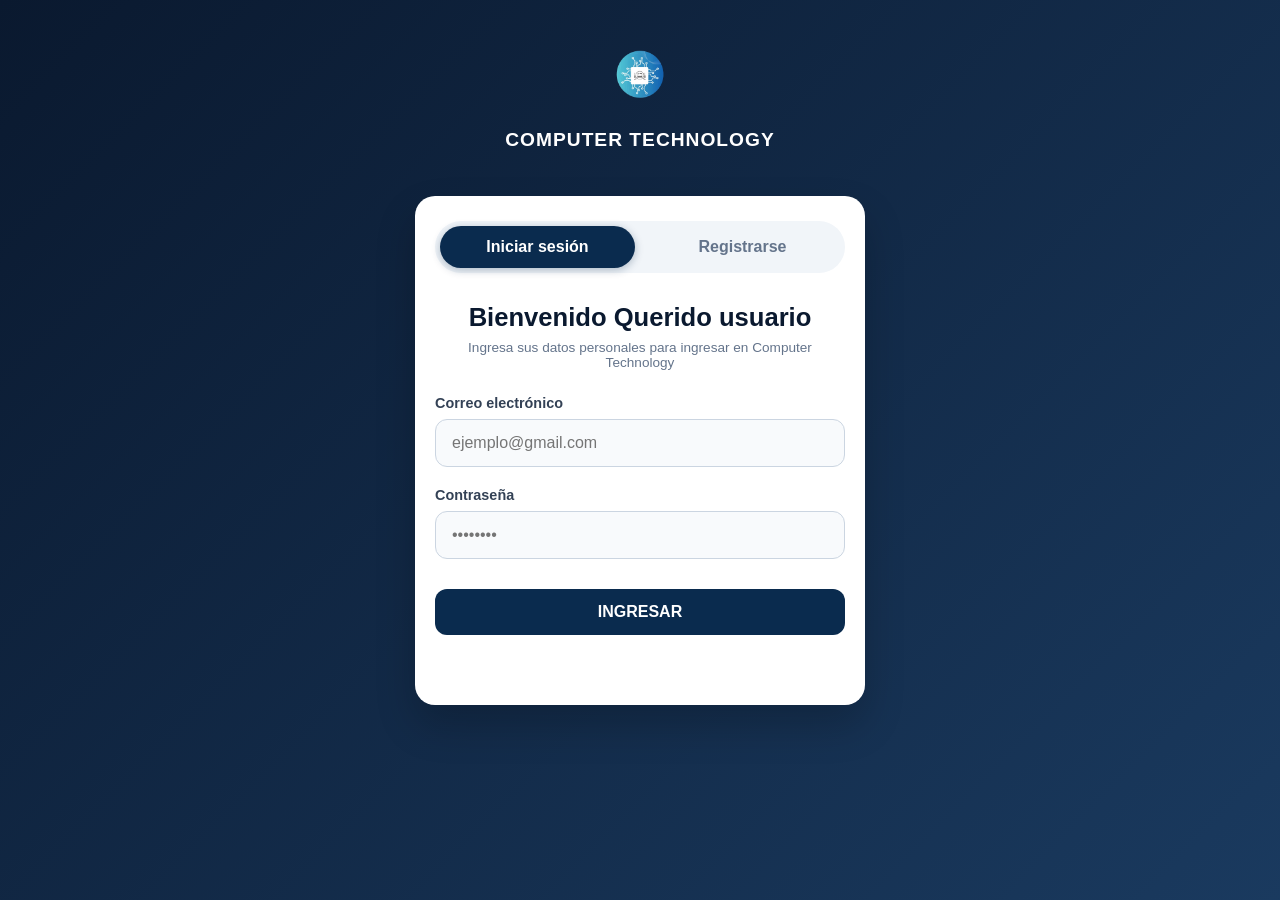
<file: index.html>
<!DOCTYPE html>
<html lang="es">
<head>
    <meta charset="UTF-8">
    <meta name="viewport" content="width=device-width, initial-scale=1.0, user-scalable=yes">
    <title>Computer Technology - Acceso</title>
    <link rel="stylesheet" href="styles.css">
</head>
<body>
    <!-- Logo superior -->
    <div class="top-logo">
        <img src="gta22.png" alt="Logo Computer Technology" class="top-logo-img">
        <h1 class="top-logo-text">COMPUTER TECHNOLOGY</h1>
    </div>

    <!-- Contenedor principal -->
    <div class="main-container">
        
        <!-- Pestañas de navegación -->
        <div class="tabs">
            <button class="tab-btn active" id="tabLoginBtn">Iniciar sesión</button>
            <button class="tab-btn" id="tabRegisterBtn">Registrarse</button>
        </div>

        <!-- Formulario de Inicio de Sesión -->
        <div class="form-wrapper active" id="loginWrapper">
            <form id="loginForm">
                <h2>Bienvenido Querido usuario</h2>
                <p class="form-subtitle">Ingresa sus datos personales para ingresar en Computer Technology</p>
                
                <div class="input-group">
                    <label>Correo electrónico</label>
                    <input type="email" id="loginEmail" placeholder="ejemplo@gmail.com" required>
                </div>
                
                <div class="input-group">
                    <label>Contraseña</label>
                    <input type="password" id="loginPassword" placeholder="••••••••" required>
                </div>
                
                <button type="submit" class="btn-primary" id="loginSubmit">INGRESAR</button>
                <div id="loginMessage" class="message-area"></div>
            </form>
        </div>

        <!-- Formulario de Registro -->
        <div class="form-wrapper" id="registerWrapper">
            <form id="registerForm">
                <h2>Crear cuenta</h2>
                <p class="form-subtitle">use su correo electronico para registrarse en la mejor tienda de tecnologia a nivel mundial</p>
                
                <div class="input-group">
                    <label>Nombre completo</label>
                    <input type="text" id="regNombre" placeholder="Tu nombre" required>
                </div>
                
                <div class="input-group">
                    <label>Correo electrónico</label>
                    <input type="email" id="regEmail" placeholder="ejemplo@gmail.com" required>
                </div>
                
                <div class="input-group">
                    <label>Contraseña</label>
                    <input type="password" id="regPassword" placeholder="••••••••" required>
                </div>
                
                <button type="submit" class="btn-primary" id="registerSubmit">REGISTRARSE</button>
                <div id="registerMessage" class="message-area"></div>
            </form>
        </div>
    </div>

    <script src="script.js"></script>
</body>
</html>
</file>
<file: styles.css>
* {
    margin: 0;
    padding: 0;
    box-sizing: border-box;
}

body {
    font-family: 'Segoe UI', Tahoma, Geneva, Verdana, sans-serif;
    background: linear-gradient(135deg, #0A192F 0%, #1A3A5F 100%);
    min-height: 100vh;
    padding: 20px;
}

/* ===== LOGO SUPERIOR ===== */
.top-logo {
    text-align: center;
    margin-bottom: 30px;
    padding: 15px;
}

.top-logo-img {
    height: 80px;
    width: auto;
    border-radius: 15px;
    margin-bottom: 10px;
}

.top-logo-text {
    color: white;
    font-size: 1.2rem;
    font-weight: 600;
    letter-spacing: 1px;
}

/* ===== CONTENEDOR PRINCIPAL ===== */
.main-container {
    max-width: 450px;
    width: 100%;
    margin: 0 auto;
    background: white;
    border-radius: 20px;
    padding: 25px 20px 35px;
    box-shadow: 0 20px 40px rgba(0, 0, 0, 0.2);
}

/* ===== PESTAÑAS ===== */
.tabs {
    display: flex;
    gap: 10px;
    margin-bottom: 30px;
    background: #f1f5f9;
    border-radius: 50px;
    padding: 5px;
}

.tab-btn {
    flex: 1;
    padding: 12px;
    border: none;
    background: transparent;
    font-size: 1rem;
    font-weight: 600;
    border-radius: 40px;
    cursor: pointer;
    transition: 0.3s;
    color: #64748b;
}

.tab-btn.active {
    background: #0A2B4E;
    color: white;
    box-shadow: 0 2px 8px rgba(10, 43, 78, 0.3);
}

/* ===== FORMULARIOS ===== */
.form-wrapper {
    display: none;
}

.form-wrapper.active {
    display: block;
    animation: fadeIn 0.3s ease;
}

.form-wrapper h2 {
    text-align: center;
    color: #0A192F;
    margin-bottom: 8px;
    font-size: 1.6rem;
}

.form-subtitle {
    text-align: center;
    color: #64748b;
    margin-bottom: 25px;
    font-size: 0.85rem;
}

.input-group {
    margin-bottom: 20px;
}

.input-group label {
    display: block;
    margin-bottom: 8px;
    font-weight: 600;
    color: #334155;
    font-size: 0.9rem;
}

.input-group input {
    width: 100%;
    padding: 14px 16px;
    border: 1px solid #cbd5e1;
    border-radius: 12px;
    font-size: 1rem;
    transition: 0.3s;
    outline: none;
    background: #f8fafc;
}

.input-group input:focus {
    border-color: #0A2B4E;
    box-shadow: 0 0 0 3px rgba(10, 43, 78, 0.1);
    background: white;
}

.btn-primary {
    width: 100%;
    padding: 14px;
    background: #0A2B4E;
    color: white;
    border: none;
    border-radius: 12px;
    font-size: 1rem;
    font-weight: bold;
    cursor: pointer;
    transition: 0.3s;
    margin-top: 10px;
}

.btn-primary:hover {
    background: #1A3A5F;
    transform: translateY(-2px);
}

/* ===== MENSAJES ===== */
.message-area {
    margin-top: 15px;
    padding: 10px;
    border-radius: 10px;
    font-size: 0.85rem;
    text-align: center;
}

.message-area.success {
    background: #dcfce7;
    color: #166534;
    border: 1px solid #bbf7d0;
}

.message-area.error {
    background: #fee2e2;
    color: #991b1b;
    border: 1px solid #fecaca;
}

/* ===== ANIMACIONES ===== */
@keyframes fadeIn {
    from {
        opacity: 0;
        transform: translateY(10px);
    }
    to {
        opacity: 1;
        transform: translateY(0);
    }
}

/* ===== SOLO AJUSTES DE ESPACIADO PARA PANTALLAS MUY PEQUEÑAS ===== */
@media (max-width: 480px) {
    body {
        padding: 15px;
    }
    
    .main-container {
        padding: 20px 15px 30px;
    }
    
    .top-logo-img {
        height: 60px;
    }
    
    .top-logo-text {
        font-size: 1rem;
    }
    
    .tab-btn {
        padding: 10px;
        font-size: 0.9rem;
    }
    
    .form-wrapper h2 {
        font-size: 1.4rem;
    }
    
    .input-group input {
        padding: 12px 14px;
    }
    
    .btn-primary {
        padding: 12px;
    }
}
</file>
<file: dashboard.css>
* {
    margin: 0;
    padding: 0;
    box-sizing: border-box;
    font-family: 'Segoe UI', Tahoma, Geneva, Verdana, sans-serif;
}

body {
    background: #ebebeb;
    overflow-x: hidden;
}

/* ===== HEADER ===== */
.ml-header {
    background: linear-gradient(135deg, #0A192F, #1A3A5F);
    padding: 12px 30px;
    position: sticky;
    top: 0;
    z-index: 100;
    box-shadow: 0 2px 8px rgba(0,0,0,0.1);
}

.header-top {
    display: flex;
    align-items: center;
    justify-content: space-between;
    gap: 20px;
    flex-wrap: wrap;
}

.logo-area {
    display: flex;
    align-items: center;
    gap: 10px;
}

.header-logo {
    height: 45px;
    width: auto;
    border-radius: 10px;
    object-fit: contain;
}

.logo-text {
    color: white;
    font-size: 1.2rem;
    font-weight: 600;
}

.logo-text .tech {
    color: white;
}

.search-bar {
    flex: 1;
    max-width: 500px;
    display: flex;
    background: white;
    border-radius: 50px;
    overflow: hidden;
}

.search-input {
    flex: 1;
    padding: 12px 20px;
    border: none;
    outline: none;
    font-size: 0.95rem;
}

.search-btn {
    background: #ffd700;
    border: none;
    padding: 0 20px;
    cursor: pointer;
    font-size: 1.1rem;
    transition: 0.3s;
}

.search-btn:hover {
    background: #ffc107;
}

.header-actions {
    display: flex;
    align-items: center;
    gap: 15px;
}

.cart-icon {
    position: relative;
    background: rgba(255,255,255,0.15);
    padding: 10px 18px;
    border-radius: 40px;
    color: white;
    font-size: 1.2rem;
    cursor: pointer;
    transition: 0.3s;
}

.cart-icon:hover {
    background: rgba(255,255,255,0.25);
}

.cart-badge {
    position: absolute;
    top: -8px;
    right: -8px;
    background: #ffd700;
    color: #0A192F;
    border-radius: 50%;
    padding: 2px 7px;
    font-size: 0.7rem;
    font-weight: bold;
}

.menu-icon {
    background: rgba(255,255,255,0.15);
    padding: 10px 15px;
    border-radius: 40px;
    color: white;
    font-size: 1.3rem;
    cursor: pointer;
    transition: 0.3s;
}

.menu-icon:hover {
    background: rgba(255,255,255,0.25);
}

.header-bottom {
    margin-top: 15px;
    border-top: 1px solid rgba(255,255,255,0.1);
    padding-top: 12px;
}

.categories {
    display: flex;
    gap: 25px;
    flex-wrap: wrap;
}

.category {
    color: rgba(255,255,255,0.8);
    cursor: pointer;
    font-size: 0.85rem;
    padding: 5px 0;
    transition: 0.3s;
}

.category:hover {
    color: white;
}

.category.active {
    color: #ffd700;
    border-bottom: 2px solid #ffd700;
}

/* ===== USER GREETING ===== */
.user-greeting {
    background: white;
    margin: 20px;
    padding: 15px 25px;
    border-radius: 12px;
    box-shadow: 0 2px 8px rgba(0,0,0,0.05);
}

.greeting-content {
    display: flex;
    align-items: center;
    gap: 15px;
    flex-wrap: wrap;
}

.greeting-icon {
    font-size: 1.5rem;
}

.greeting-text {
    font-size: 1rem;
    color: #333;
    font-weight: 500;
    flex: 1;
}

/* ===== MENÚ LATERAL ===== */
.side-menu {
    position: fixed;
    top: 0;
    left: -320px;
    width: 320px;
    max-width: 85%;
    height: 100vh;
    background: white;
    z-index: 1100;
    transition: 0.3s ease;
    display: flex;
    flex-direction: column;
    box-shadow: 5px 0 20px rgba(0,0,0,0.2);
}

.side-menu.open {
    left: 0;
}

.side-menu-header {
    display: flex;
    justify-content: space-between;
    align-items: center;
    padding: 20px;
    background: #0A192F;
    color: white;
}

.side-menu-header h3 {
    font-size: 1.2rem;
    color: white;
}

.close-menu {
    background: none;
    border: none;
    color: white;
    font-size: 1.5rem;
    cursor: pointer;
}

.side-menu-body {
    flex: 1;
    overflow-y: auto;
    padding: 20px;
}

.menu-user-info {
    display: flex;
    align-items: center;
    gap: 15px;
    padding: 15px;
    background: #f0f2f5;
    border-radius: 15px;
    margin-bottom: 20px;
}

.menu-user-icon {
    font-size: 2rem;
}

.menu-user-name {
    font-weight: bold;
    color: #0A192F;
    margin-bottom: 5px;
}

.menu-user-email {
    font-size: 0.8rem;
    color: #666;
}

.menu-section {
    margin-bottom: 25px;
    padding-bottom: 15px;
    border-bottom: 1px solid #eee;
}

.menu-section-title {
    font-weight: bold;
    color: #0A192F;
    margin-bottom: 12px;
    font-size: 1rem;
}

.menu-support-numbers {
    display: flex;
    flex-direction: column;
    gap: 10px;
}

.menu-support-number {
    color: #0A2B4E;
    text-decoration: none;
    font-size: 0.9rem;
    font-weight: 500;
    display: block;
    padding: 5px 0;
}

.menu-support-number:hover {
    color: #ffd700;
}

.menu-support-email {
    font-size: 0.85rem;
    color: #666;
    padding: 5px 0;
}

.menu-support-hours {
    font-size: 0.75rem;
    color: #999;
    padding: 5px 0;
}

.menu-chat-btn {
    width: 100%;
    background: #ffd700;
    color: #0A192F;
    border: none;
    padding: 10px;
    border-radius: 8px;
    font-size: 0.9rem;
    font-weight: bold;
    cursor: pointer;
    transition: 0.3s;
}

.menu-chat-btn:hover {
    background: #ffc107;
}

.menu-logout-btn {
    width: 100%;
    background: #dc3545;
    color: white;
    border: none;
    padding: 10px;
    border-radius: 8px;
    font-size: 0.9rem;
    font-weight: bold;
    cursor: pointer;
    transition: 0.3s;
}

.menu-logout-btn:hover {
    background: #c82333;
}

/* ===== OVERLAY DEL MENÚ ===== */
.menu-overlay {
    position: fixed;
    top: 0;
    left: 0;
    width: 100%;
    height: 100%;
    background: rgba(0,0,0,0.5);
    z-index: 1050;
    display: none;
}

.menu-overlay.active {
    display: block;
}

/* ===== PRODUCTOS ===== */
.ml-main {
    padding: 20px;
    max-width: 1400px;
    margin: 0 auto;
}

.products-grid {
    display: grid;
    grid-template-columns: repeat(auto-fill, minmax(260px, 1fr));
    gap: 20px;
}

.product-card {
    background: white;
    border-radius: 12px;
    overflow: hidden;
    transition: 0.3s;
    cursor: pointer;
    box-shadow: 0 2px 8px rgba(0,0,0,0.08);
}

.product-card:hover {
    transform: translateY(-5px);
    box-shadow: 0 8px 20px rgba(0,0,0,0.15);
}

.product-img {
    width: 100%;
    height: 200px;
    object-fit: contain;
    background: #f5f5f5;
    padding: 20px;
}

.product-info {
    padding: 15px;
}

.product-title {
    font-size: 0.95rem;
    font-weight: 600;
    color: #333;
    margin-bottom: 8px;
    line-height: 1.3;
    min-height: 40px;
}

.product-price {
    font-size: 1.3rem;
    font-weight: bold;
    color: #0A2B4E;
    margin: 8px 0;
}

.product-shipping {
    font-size: 0.75rem;
    color: #00a650;
    font-weight: 500;
    margin-bottom: 12px;
}

.add-to-cart {
    width: 100%;
    background: #ffd700;
    color: #0A192F;
    border: none;
    padding: 10px;
    border-radius: 8px;
    font-size: 0.85rem;
    font-weight: bold;
    cursor: pointer;
    transition: 0.3s;
}

.add-to-cart:hover {
    background: #ffc107;
}

/* ===== CARRITO LATERAL ===== */
.cart-sidebar {
    position: fixed;
    top: 0;
    right: -400px;
    width: 380px;
    max-width: 90%;
    height: 100vh;
    background: white;
    z-index: 1000;
    transition: 0.3s ease;
    display: flex;
    flex-direction: column;
    box-shadow: -5px 0 20px rgba(0,0,0,0.2);
}

.cart-sidebar.open {
    right: 0;
}

.cart-header {
    display: flex;
    justify-content: space-between;
    align-items: center;
    padding: 20px;
    border-bottom: 1px solid #eee;
    background: #0A192F;
    color: white;
}

.cart-header h3 {
    font-size: 1.2rem;
    color: white;
}

.close-cart {
    background: none;
    border: none;
    font-size: 1.5rem;
    cursor: pointer;
    color: white;
}

.cart-body {
    flex: 1;
    overflow-y: auto;
    padding: 15px;
}

.cart-item {
    display: flex;
    gap: 12px;
    padding: 12px;
    border-bottom: 1px solid #f0f0f0;
}

.cart-item-img {
    width: 60px;
    height: 60px;
    object-fit: contain;
    background: #f5f5f5;
    border-radius: 8px;
    padding: 5px;
}

.cart-item-details {
    flex: 1;
}

.cart-item-title {
    font-size: 0.85rem;
    font-weight: 600;
    color: #333;
    margin-bottom: 5px;
}

.cart-item-price {
    font-size: 0.9rem;
    font-weight: bold;
    color: #0A2B4E;
}

.cart-item-actions {
    display: flex;
    align-items: center;
    gap: 8px;
    margin-top: 5px;
}

.quantity-btn {
    background: #f0f2f5;
    border: none;
    width: 28px;
    height: 28px;
    border-radius: 6px;
    cursor: pointer;
    font-weight: bold;
    font-size: 1rem;
}

.quantity-btn:hover {
    background: #ddd;
}

.item-quantity {
    min-width: 25px;
    text-align: center;
    font-size: 0.85rem;
    font-weight: 500;
}

.remove-item {
    background: none;
    border: none;
    color: #dc3545;
    cursor: pointer;
    font-size: 0.7rem;
    margin-left: 10px;
}

.cart-footer {
    padding: 20px;
    border-top: 1px solid #eee;
    background: white;
}

.cart-total {
    display: flex;
    justify-content: space-between;
    margin-bottom: 15px;
    font-size: 1.1rem;
    font-weight: bold;
}

.checkout-btn {
    width: 100%;
    background: #ffd700;
    color: #0A192F;
    border: none;
    padding: 14px;
    border-radius: 8px;
    font-size: 1rem;
    font-weight: bold;
    cursor: pointer;
    transition: 0.3s;
}

.checkout-btn:hover {
    background: #ffc107;
}

.empty-cart-message {
    text-align: center;
    padding: 40px 20px;
    color: #999;
}

.empty-icon {
    font-size: 3rem;
    display: block;
    margin-bottom: 15px;
}

/* ===== OVERLAY CARRITO ===== */
.overlay {
    position: fixed;
    top: 0;
    left: 0;
    width: 100%;
    height: 100%;
    background: rgba(0,0,0,0.5);
    z-index: 999;
    display: none;
}

.overlay.active {
    display: block;
}

/* ===== ANIMACIONES ===== */
@keyframes fadeOut {
    0% { opacity: 0; transform: translateX(-50%) translateY(20px); }
    15% { opacity: 1; transform: translateX(-50%) translateY(0); }
    85% { opacity: 1; transform: translateX(-50%) translateY(0); }
    100% { opacity: 0; transform: translateX(-50%) translateY(-20px); }
}

.no-results {
    text-align: center;
    padding: 60px;
    background: white;
    border-radius: 12px;
    grid-column: 1/-1;
}

/* ===== RESPONSIVE ===== */
@media (max-width: 768px) {
    .ml-header {
        padding: 10px 15px;
    }
    
    .header-top {
        flex-wrap: wrap;
    }
    
    .search-bar {
        order: 3;
        max-width: 100%;
        width: 100%;
        margin-top: 10px;
    }
    
    .logo-text {
        font-size: 0.9rem;
    }
    
    .header-logo {
        height: 35px;
    }
    
    .categories {
        gap: 12px;
        overflow-x: auto;
        padding-bottom: 5px;
    }
    
    .category {
        font-size: 0.75rem;
        white-space: nowrap;
    }
    
    .products-grid {
        grid-template-columns: repeat(auto-fill, minmax(200px, 1fr));
        gap: 12px;
    }
    
    .product-img {
        height: 150px;
    }
    
    .product-title {
        font-size: 0.85rem;
        min-height: auto;
    }
    
    .product-price {
        font-size: 1.1rem;
    }
    
    .cart-sidebar {
        width: 320px;
    }
    
    .side-menu {
        width: 280px;
    }
    
    .menu-user-name {
        font-size: 0.9rem;
    }
    
    .menu-user-email {
        font-size: 0.7rem;
    }
    
    .greeting-text {
        font-size: 0.85rem;
    }
}

@media (max-width: 480px) {
    .user-greeting {
        margin: 15px;
        padding: 12px 15px;
    }
    
    .greeting-icon {
        font-size: 1.2rem;
    }
    
    .cart-icon, .menu-icon {
        padding: 8px 12px;
    }
    
    .products-grid {
        grid-template-columns: repeat(auto-fill, minmax(160px, 1fr));
        gap: 10px;
    }
    
    .product-img {
        height: 120px;
        padding: 10px;
    }
    
    .product-title {
        font-size: 0.75rem;
    }
    
    .product-price {
        font-size: 0.9rem;
    }
    
    .add-to-cart {
        padding: 8px;
        font-size: 0.75rem;
    }
}
</file>
<file: pagos.css>
* {
    margin: 0;
    padding: 0;
    box-sizing: border-box;
    font-family: 'Segoe UI', Tahoma, Geneva, Verdana, sans-serif;
}

body {
    background: #f5f5f5;
    min-height: 100vh;
}

/* ===== HEADER ===== */
.payment-header {
    background: linear-gradient(135deg, #0A192F, #1A3A5F);
    padding: 15px 30px;
    display: flex;
    justify-content: space-between;
    align-items: center;
    position: sticky;
    top: 0;
    z-index: 100;
    box-shadow: 0 2px 10px rgba(0,0,0,0.1);
}

.logo-area {
    display: flex;
    align-items: center;
    gap: 12px;
}

.header-logo {
    height: 45px;
    width: auto;
    border-radius: 10px;
}

.logo-text {
    color: white;
    font-size: 1.2rem;
    font-weight: 600;
}

.logo-text .tech {
    color: white;
}

.order-summary-btn {
    background: #ffd700;
    color: #0A192F;
    border: none;
    padding: 10px 20px;
    border-radius: 30px;
    font-size: 0.9rem;
    font-weight: bold;
    cursor: pointer;
    transition: 0.3s;
}

.order-summary-btn:hover {
    background: #ffc107;
    transform: scale(1.02);
}

/* ===== CONTENEDOR PRINCIPAL ===== */
.payment-container {
    max-width: 1000px;
    margin: 0 auto;
    padding: 40px 20px;
}

.payment-container h1 {
    text-align: center;
    color: #0A192F;
    font-size: 2rem;
    margin-bottom: 10px;
}

.payment-subtitle {
    text-align: center;
    color: #666;
    margin-bottom: 40px;
}

/* ===== SECCIÓN DE ENVÍO ===== */
.shipping-section {
    margin-bottom: 40px;
}

.shipping-section h2 {
    color: #0A192F;
    margin-bottom: 20px;
    font-size: 1.3rem;
    padding-bottom: 10px;
    border-bottom: 2px solid #ffd700;
    display: inline-block;
}

.shipping-options {
    display: flex;
    flex-direction: column;
    gap: 15px;
}

.shipping-card {
    background: white;
    border-radius: 15px;
    padding: 20px;
    display: flex;
    align-items: center;
    gap: 20px;
    cursor: pointer;
    transition: 0.3s;
    box-shadow: 0 2px 8px rgba(0,0,0,0.05);
    border: 2px solid transparent;
}

.shipping-card:hover {
    transform: translateX(5px);
    box-shadow: 0 5px 15px rgba(0,0,0,0.1);
}

.shipping-card.selected {
    border-color: #ffd700;
    background: #fffbea;
}

.shipping-icon {
    font-size: 2rem;
    min-width: 50px;
    text-align: center;
}

.shipping-info {
    flex: 1;
}

.shipping-info h3 {
    color: #0A192F;
    margin-bottom: 5px;
    font-size: 1rem;
}

.shipping-info p {
    color: #666;
    font-size: 0.8rem;
}

.shipping-price {
    display: inline-block;
    background: #0A2B4E;
    color: white;
    padding: 4px 12px;
    border-radius: 20px;
    font-size: 0.8rem;
    font-weight: bold;
    margin-top: 8px;
}

.shipping-info small {
    display: block;
    color: #999;
    font-size: 0.7rem;
    margin-top: 5px;
}

.shipping-select {
    font-size: 1.5rem;
    color: #999;
    transition: 0.3s;
}

.shipping-card.selected .shipping-select {
    color: #ffd700;
    transform: translateX(5px);
}

/* ===== SECCIÓN DE PAGO ===== */
.payment-section {
    margin-bottom: 40px;
}

.payment-section h2 {
    color: #0A192F;
    margin-bottom: 20px;
    font-size: 1.3rem;
    padding-bottom: 10px;
    border-bottom: 2px solid #ffd700;
    display: inline-block;
}

.payment-methods {
    display: flex;
    flex-direction: column;
    gap: 15px;
}

.payment-card {
    background: white;
    border-radius: 15px;
    padding: 20px;
    display: flex;
    align-items: center;
    gap: 20px;
    cursor: pointer;
    transition: 0.3s;
    box-shadow: 0 2px 8px rgba(0,0,0,0.05);
    border: 2px solid transparent;
}

.payment-card:hover {
    transform: translateX(5px);
    box-shadow: 0 5px 15px rgba(0,0,0,0.1);
    border-color: #ffd700;
}

.payment-icon {
    font-size: 2rem;
    min-width: 50px;
    text-align: center;
}

.payment-info {
    flex: 1;
}

.payment-info h3 {
    color: #0A192F;
    margin-bottom: 5px;
    font-size: 1rem;
}

.payment-info p {
    color: #666;
    font-size: 0.8rem;
}

.payment-select {
    font-size: 1.5rem;
    color: #999;
    transition: 0.3s;
}

.payment-card:hover .payment-select {
    color: #ffd700;
    transform: translateX(5px);
}

/* ===== SIDEBAR RESUMEN ===== */
.order-sidebar {
    position: fixed;
    top: 0;
    right: -400px;
    width: 380px;
    max-width: 90%;
    height: 100vh;
    background: white;
    z-index: 200;
    transition: 0.3s ease;
    display: flex;
    flex-direction: column;
    box-shadow: -5px 0 20px rgba(0,0,0,0.2);
}

.order-sidebar.open {
    right: 0;
}

.order-header {
    display: flex;
    justify-content: space-between;
    align-items: center;
    padding: 20px;
    border-bottom: 1px solid #eee;
    background: #0A192F;
    color: white;
}

.order-header h3 {
    color: white;
    font-size: 1.2rem;
}

.close-order {
    background: none;
    border: none;
    color: white;
    font-size: 1.5rem;
    cursor: pointer;
    transition: 0.3s;
}

.close-order:hover {
    opacity: 0.7;
}

.order-body {
    flex: 1;
    overflow-y: auto;
    padding: 15px;
}

.order-item {
    display: flex;
    gap: 12px;
    padding: 12px;
    border-bottom: 1px solid #f0f0f0;
}

.order-item-img {
    width: 60px;
    height: 60px;
    object-fit: contain;
    border-radius: 8px;
    background: #f8f9fa;
}

.order-item-details {
    flex: 1;
}

.order-item-title {
    font-size: 0.85rem;
    font-weight: 600;
    color: #333;
    margin-bottom: 5px;
}

.order-item-price {
    font-size: 0.85rem;
    color: #0A2B4E;
    font-weight: bold;
}

.order-item-quantity {
    font-size: 0.75rem;
    color: #666;
    margin-top: 3px;
}

.order-footer {
    padding: 20px;
    border-top: 1px solid #eee;
    background: white;
}

.order-subtotal, .order-shipping-cost {
    display: flex;
    justify-content: space-between;
    padding: 8px 0;
    font-size: 1rem;
}

.order-shipping-cost {
    border-bottom: 1px solid #eee;
    margin-bottom: 10px;
    padding-bottom: 10px;
}

.order-total {
    display: flex;
    justify-content: space-between;
    font-size: 1.2rem;
    font-weight: bold;
    color: #0A192F;
    margin-top: 5px;
}

.selected-shipping {
    text-align: center;
    font-size: 0.75rem;
    color: #00a650;
    margin-top: 10px;
    padding: 8px;
    background: #e8f5e9;
    border-radius: 8px;
}

/* ===== MODAL DE PAGO ===== */
.modal {
    display: none;
    position: fixed;
    top: 0;
    left: 0;
    width: 100%;
    height: 100%;
    background: rgba(0,0,0,0.7);
    z-index: 300;
    justify-content: center;
    align-items: center;
}

.modal-content {
    background: white;
    border-radius: 20px;
    max-width: 500px;
    width: 90%;
    max-height: 85vh;
    overflow: auto;
    animation: modalSlide 0.3s ease;
}

.payment-details-modal .modal-header {
    background: #0A192F;
    color: white;
    padding: 20px;
    display: flex;
    justify-content: space-between;
    align-items: center;
    position: sticky;
    top: 0;
}

.payment-details-modal .modal-header h2 {
    font-size: 1.3rem;
}

.modal-close {
    background: none;
    border: none;
    color: white;
    font-size: 1.8rem;
    cursor: pointer;
    transition: 0.3s;
}

.modal-close:hover {
    opacity: 0.7;
}

.modal-body {
    padding: 25px;
}

/* Estilos para formularios dentro del modal */
.bank-info, .movil-info, .crypto-info, .paypal-info, .card-info {
    margin-bottom: 20px;
}

.info-box {
    background: #f8f9fa;
    padding: 15px;
    border-radius: 10px;
    margin: 15px 0;
}

.info-box p {
    margin: 8px 0;
    font-size: 0.9rem;
    color: #333;
}

.copy-btn {
    background: #ffd700;
    border: none;
    padding: 8px 15px;
    border-radius: 8px;
    cursor: pointer;
    margin-top: 10px;
    font-weight: bold;
    transition: 0.3s;
}

.copy-btn:hover {
    background: #ffc107;
    transform: scale(1.02);
}

.form-group {
    margin-bottom: 15px;
}

.form-group label {
    display: block;
    margin-bottom: 5px;
    font-weight: 600;
    color: #333;
    font-size: 0.9rem;
}

.form-group input, .form-group select, .form-group textarea {
    width: 100%;
    padding: 12px;
    border: 1px solid #ddd;
    border-radius: 8px;
    font-size: 0.9rem;
    transition: 0.3s;
    font-family: inherit;
}

.form-group input:focus, .form-group select:focus, .form-group textarea:focus {
    outline: none;
    border-color: #ffd700;
    box-shadow: 0 0 0 3px rgba(255,215,0,0.1);
}

.form-group textarea {
    resize: vertical;
    min-height: 60px;
}

.pay-btn {
    width: 100%;
    background: #ffd700;
    color: #0A192F;
    border: none;
    padding: 14px;
    border-radius: 10px;
    font-size: 1rem;
    font-weight: bold;
    cursor: pointer;
    transition: 0.3s;
    margin-top: 20px;
}

.pay-btn:hover {
    background: #ffc107;
    transform: scale(1.02);
}

/* ===== MODAL DE CONFIRMACIÓN ===== */
.confirm-modal {
    text-align: center;
    padding: 30px;
}

.success-icon {
    font-size: 4rem;
    margin-bottom: 20px;
    animation: bounce 0.5s ease;
}

.confirm-modal h2 {
    color: #28a745;
    margin-bottom: 15px;
    font-size: 1.5rem;
}

.confirm-modal p {
    color: #666;
    margin-bottom: 20px;
}

.shipping-details {
    background: #f8f9fa;
    border-radius: 10px;
    padding: 15px;
    margin: 15px 0;
    text-align: left;
}

.shipping-details p {
    margin: 8px 0;
    font-size: 0.85rem;
    color: #333;
}

.shipping-details strong {
    color: #0A2B4E;
}

.continue-shopping {
    background: #ffd700;
    border: none;
    padding: 12px 30px;
    border-radius: 30px;
    font-size: 1rem;
    font-weight: bold;
    cursor: pointer;
    transition: 0.3s;
    margin-top: 10px;
}

.continue-shopping:hover {
    background: #ffc107;
    transform: scale(1.02);
}

/* ===== OVERLAY ===== */
.overlay {
    position: fixed;
    top: 0;
    left: 0;
    width: 100%;
    height: 100%;
    background: rgba(0,0,0,0.5);
    z-index: 150;
    display: none;
}

.overlay.active {
    display: block;
}

/* ===== ANIMACIONES ===== */
@keyframes modalSlide {
    from {
        opacity: 0;
        transform: translateY(-50px);
    }
    to {
        opacity: 1;
        transform: translateY(0);
    }
}

@keyframes bounce {
    0% {
        transform: scale(0);
    }
    50% {
        transform: scale(1.2);
    }
    100% {
        transform: scale(1);
    }
}

@keyframes fadeOut {
    0% {
        opacity: 0;
        transform: translateX(-50%) translateY(20px);
    }
    15% {
        opacity: 1;
        transform: translateX(-50%) translateY(0);
    }
    85% {
        opacity: 1;
        transform: translateX(-50%) translateY(0);
    }
    100% {
        opacity: 0;
        transform: translateX(-50%) translateY(-20px);
    }
}

/* ===== NOTIFICACIONES ===== */
.notification {
    position: fixed;
    bottom: 20px;
    left: 50%;
    transform: translateX(-50%);
    padding: 12px 24px;
    border-radius: 40px;
    z-index: 1200;
    animation: fadeOut 2s ease;
}

.notification.success {
    background: #0A2B4E;
    color: white;
}

.notification.error {
    background: #dc3545;
    color: white;
}

/* ===== RESPONSIVE ===== */
@media (max-width: 768px) {
    .payment-header {
        padding: 12px 15px;
    }
    
    .header-logo {
        height: 35px;
    }
    
    .logo-text {
        font-size: 0.9rem;
    }
    
    .order-summary-btn {
        padding: 6px 12px;
        font-size: 0.75rem;
    }
    
    .payment-container {
        padding: 20px 15px;
    }
    
    .payment-container h1 {
        font-size: 1.5rem;
    }
    
    .payment-subtitle {
        font-size: 0.85rem;
        margin-bottom: 25px;
    }
    
    .shipping-section h2, .payment-section h2 {
        font-size: 1.1rem;
    }
    
    .shipping-card, .payment-card {
        padding: 15px;
        gap: 12px;
    }
    
    .shipping-icon, .payment-icon {
        font-size: 1.5rem;
        min-width: 40px;
    }
    
    .shipping-info h3, .payment-info h3 {
        font-size: 0.9rem;
    }
    
    .shipping-info p, .payment-info p {
        font-size: 0.7rem;
    }
    
    .shipping-price {
        font-size: 0.7rem;
        padding: 3px 10px;
    }
    
    .order-sidebar {
        width: 320px;
    }
    
    .modal-content {
        max-width: 95%;
    }
    
    .modal-body {
        padding: 20px;
    }
    
    .form-group input, .form-group select, .form-group textarea {
        padding: 10px;
    }
    
    .confirm-modal {
        padding: 25px;
    }
    
    .confirm-modal h2 {
        font-size: 1.3rem;
    }
}

@media (max-width: 480px) {
    .order-subtotal, .order-shipping-cost, .order-total {
        font-size: 0.9rem;
    }
    
    .order-total {
        font-size: 1rem;
    }
    
    .selected-shipping {
        font-size: 0.7rem;
    }
    
    .info-box p {
        font-size: 0.8rem;
    }
    
    .copy-btn {
        font-size: 0.8rem;
        padding: 6px 12px;
    }
    
    .pay-btn {
        padding: 12px;
        font-size: 0.9rem;
    }
    
    .continue-shopping {
        padding: 10px 25px;
        font-size: 0.9rem;
    }
}

/* ===== SCROLLBAR PERSONALIZADO ===== */
::-webkit-scrollbar {
    width: 8px;
    height: 8px;
}

::-webkit-scrollbar-track {
    background: #f1f1f1;
    border-radius: 10px;
}

::-webkit-scrollbar-thumb {
    background: #ffd700;
    border-radius: 10px;
}

::-webkit-scrollbar-thumb:hover {
    background: #ffc107;
}

/* ===== ESTILOS ADICIONALES ===== */
.text-center {
    text-align: center;
}

.mt-20 {
    margin-top: 20px;
}

.mb-20 {
    margin-bottom: 20px;
}

.p-20 {
    padding: 20px;
}

.bg-light {
    background: #f8f9fa;
}

.border-radius {
    border-radius: 10px;
}
</file>
